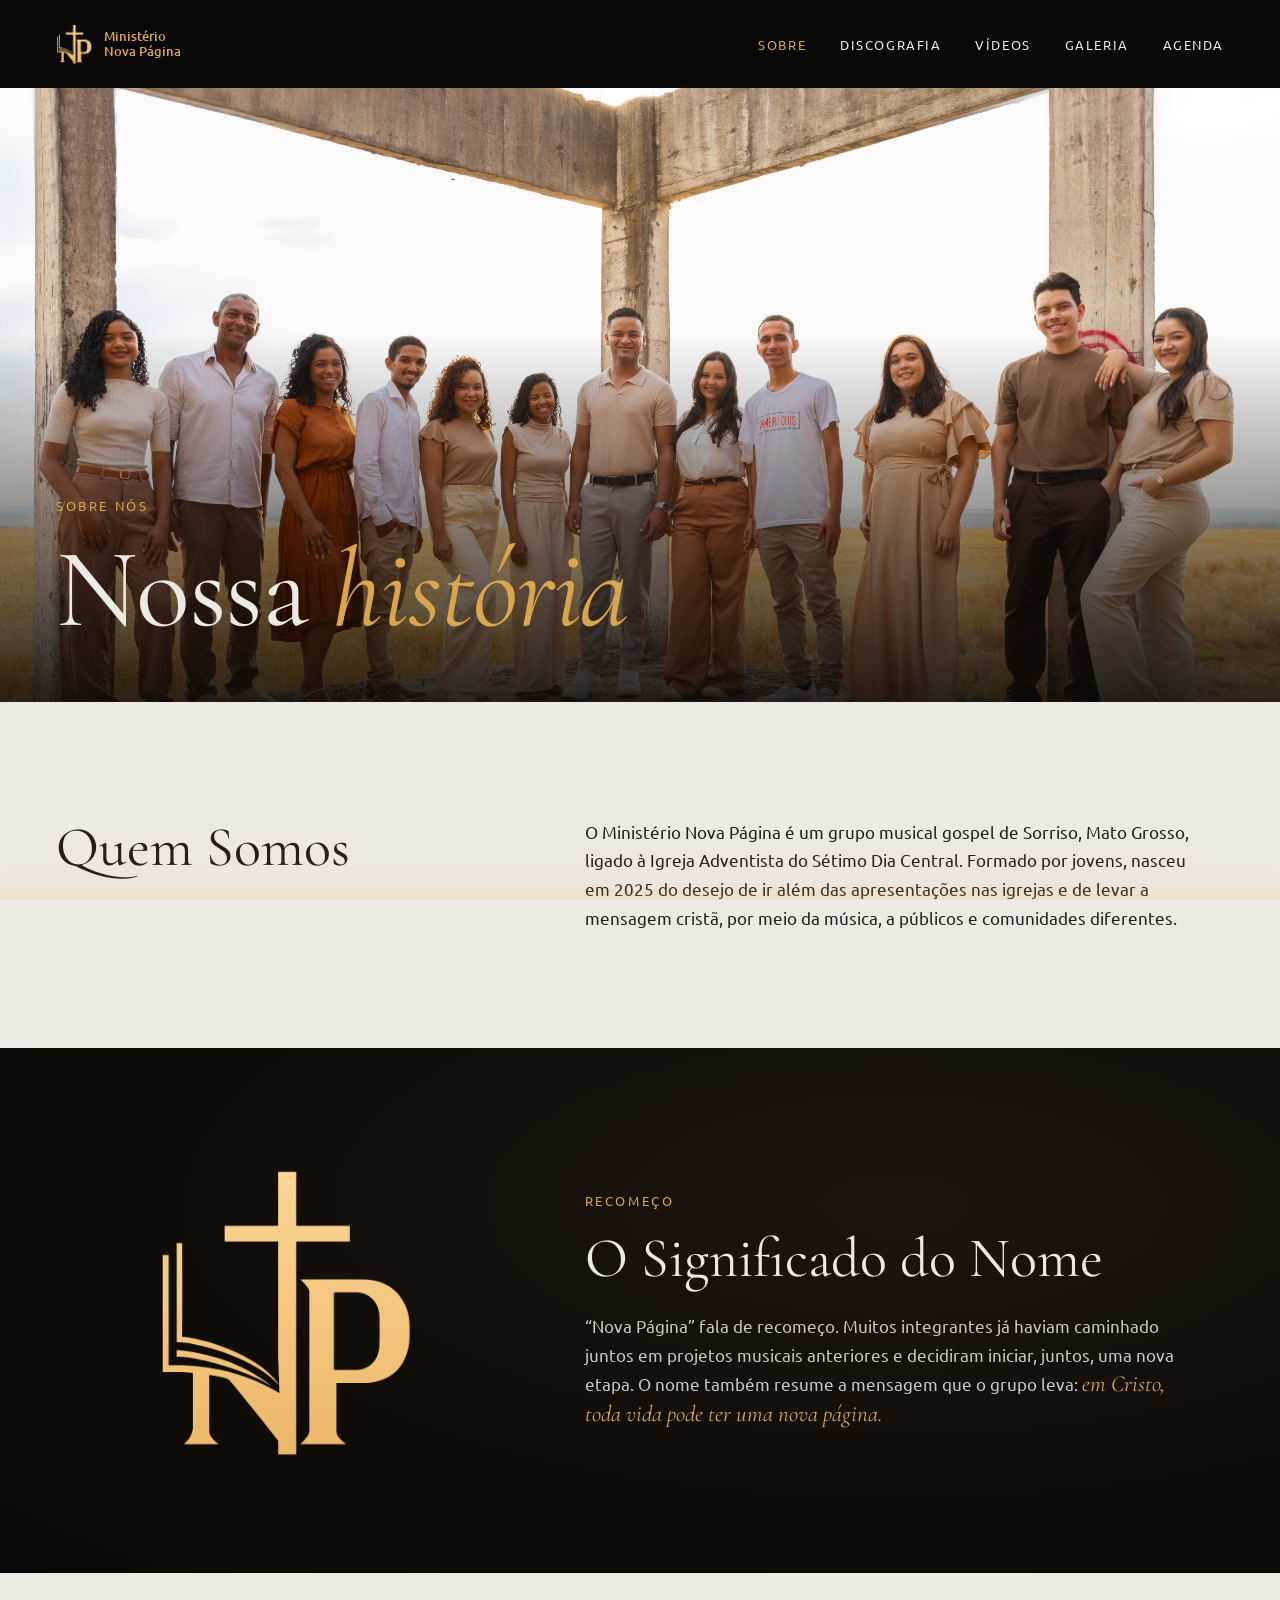
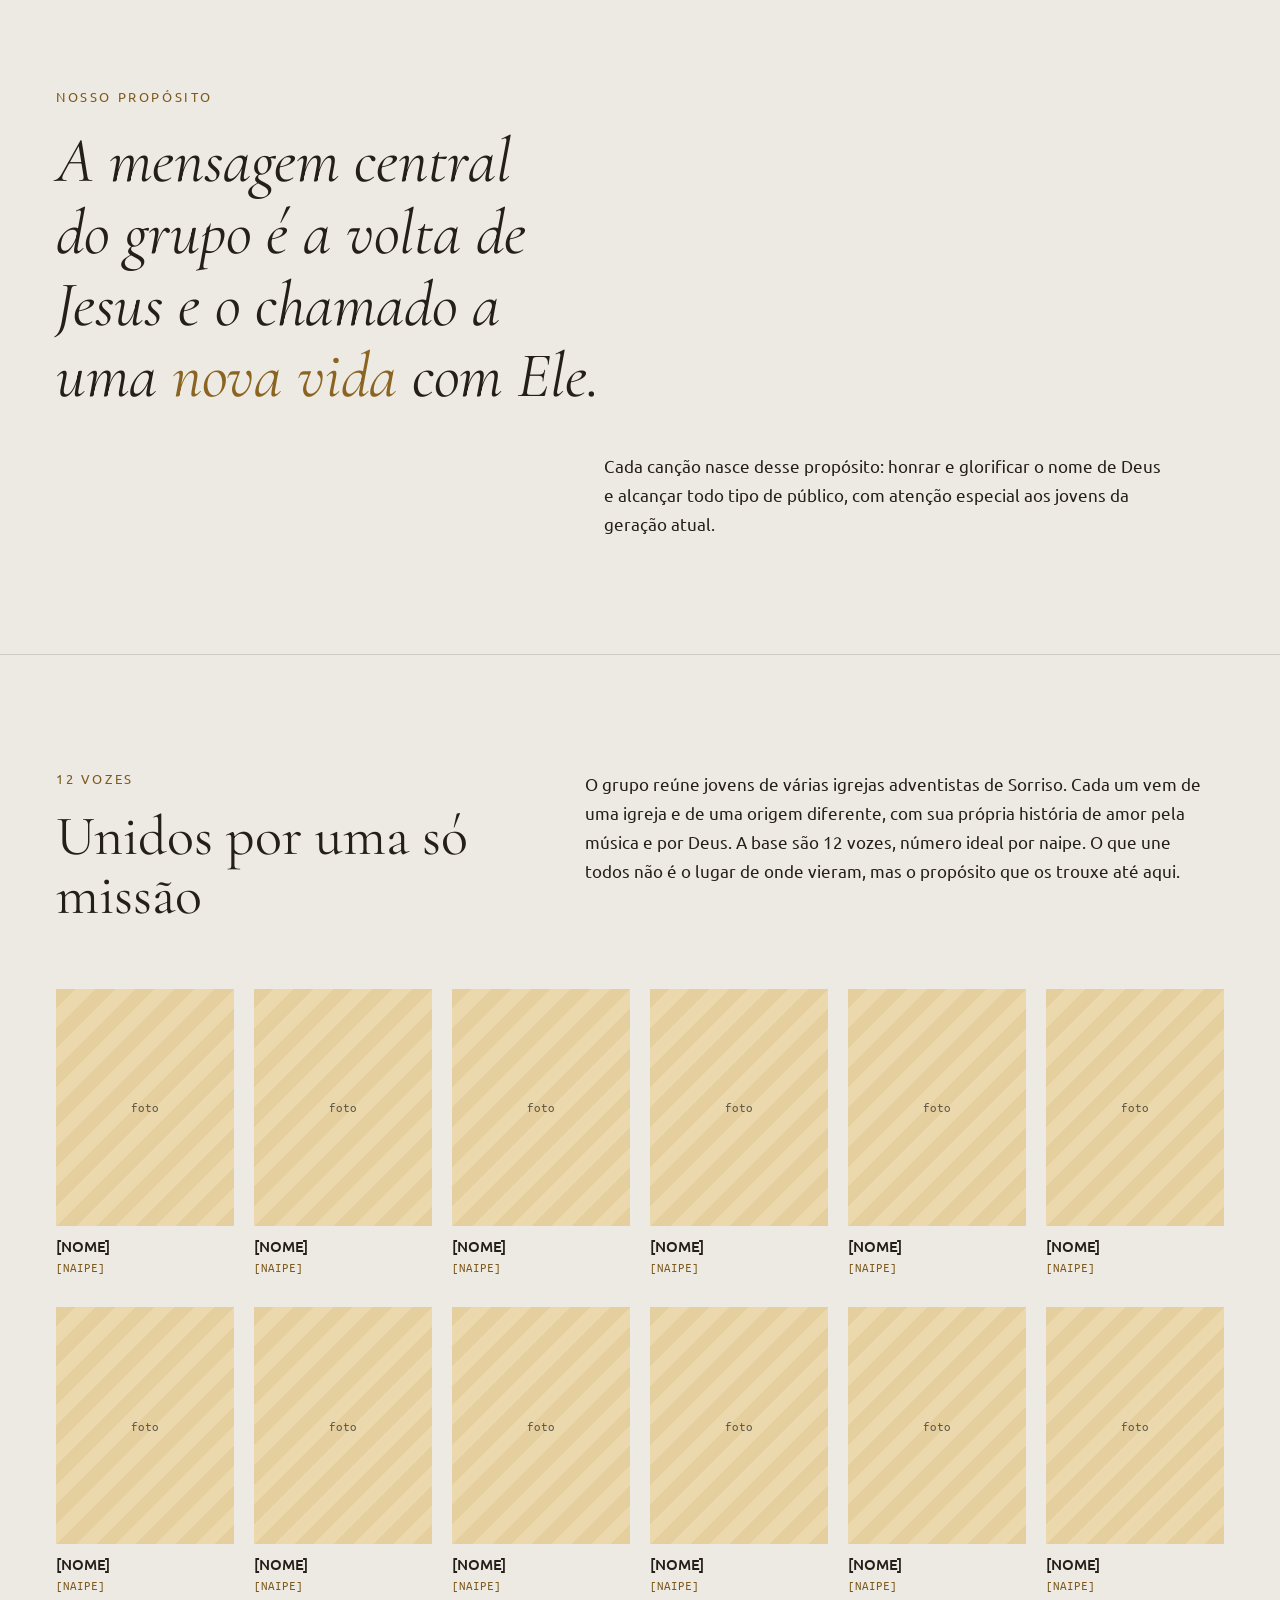
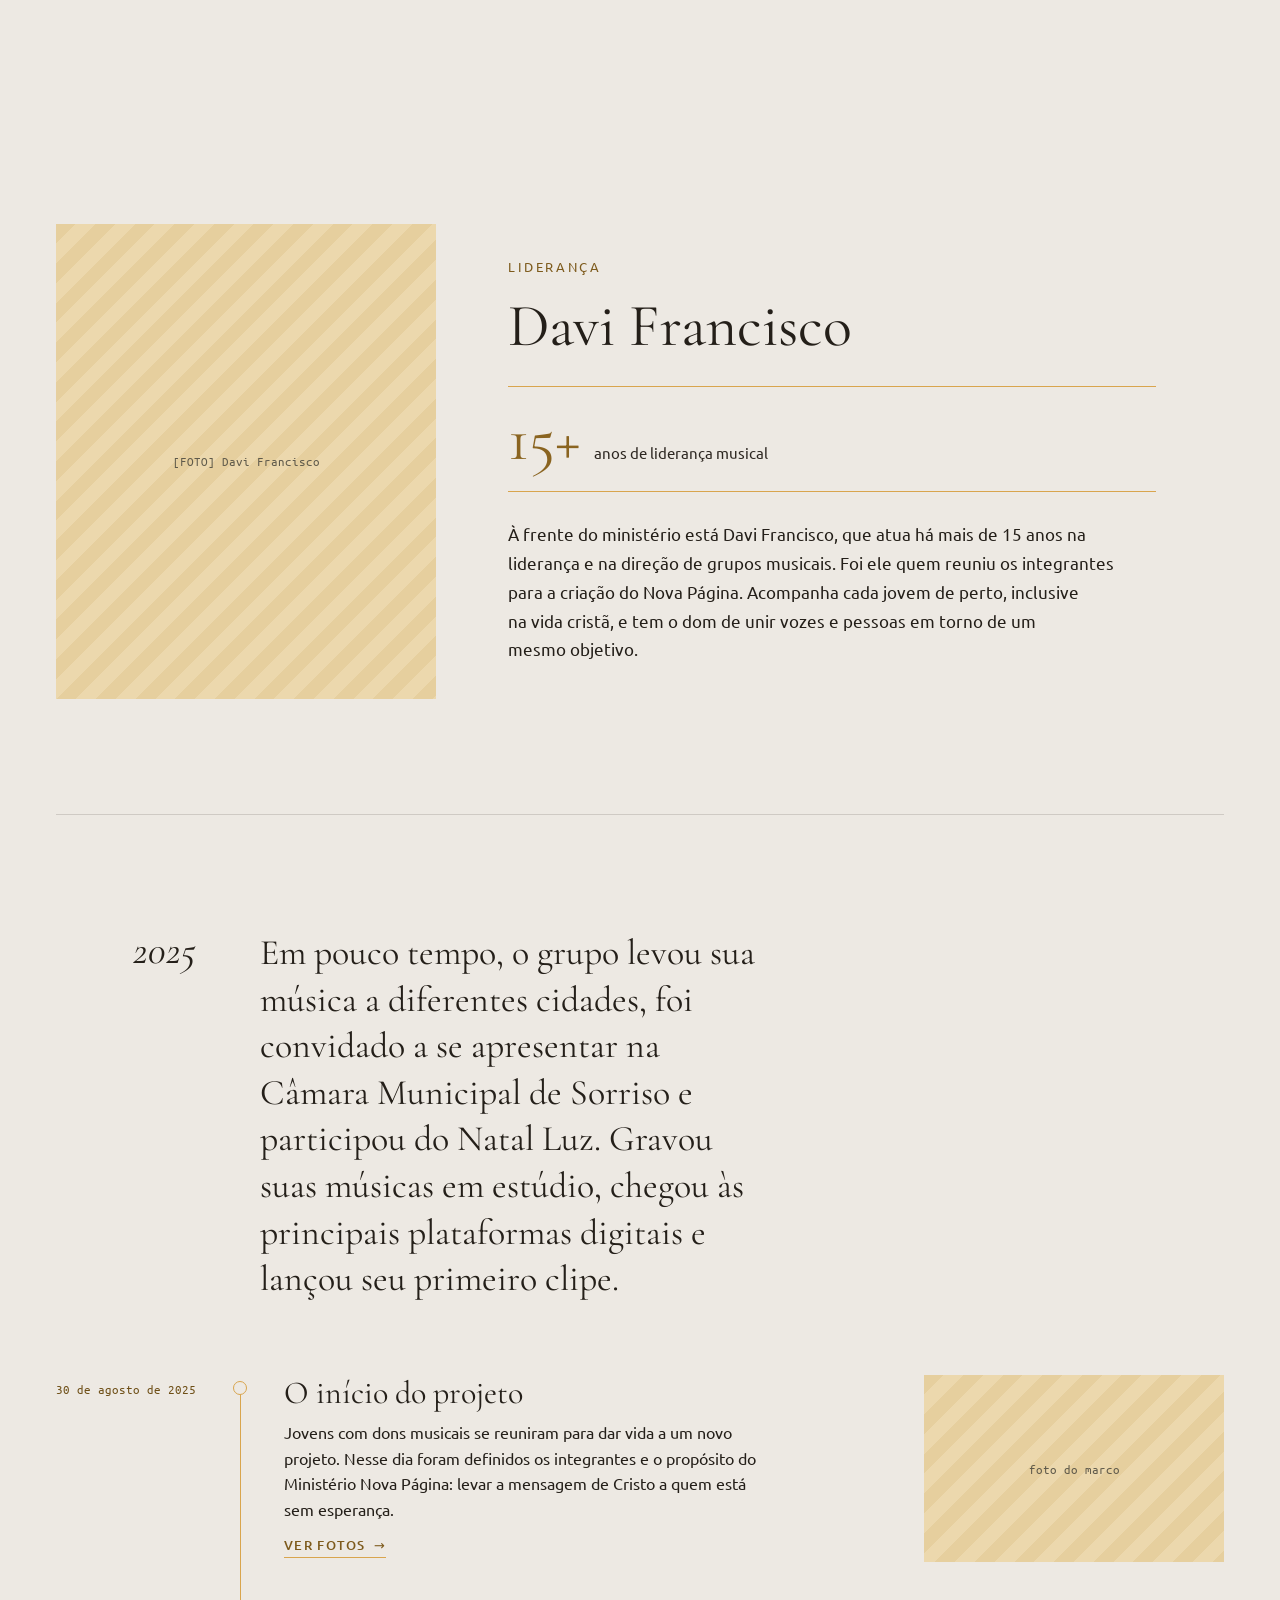
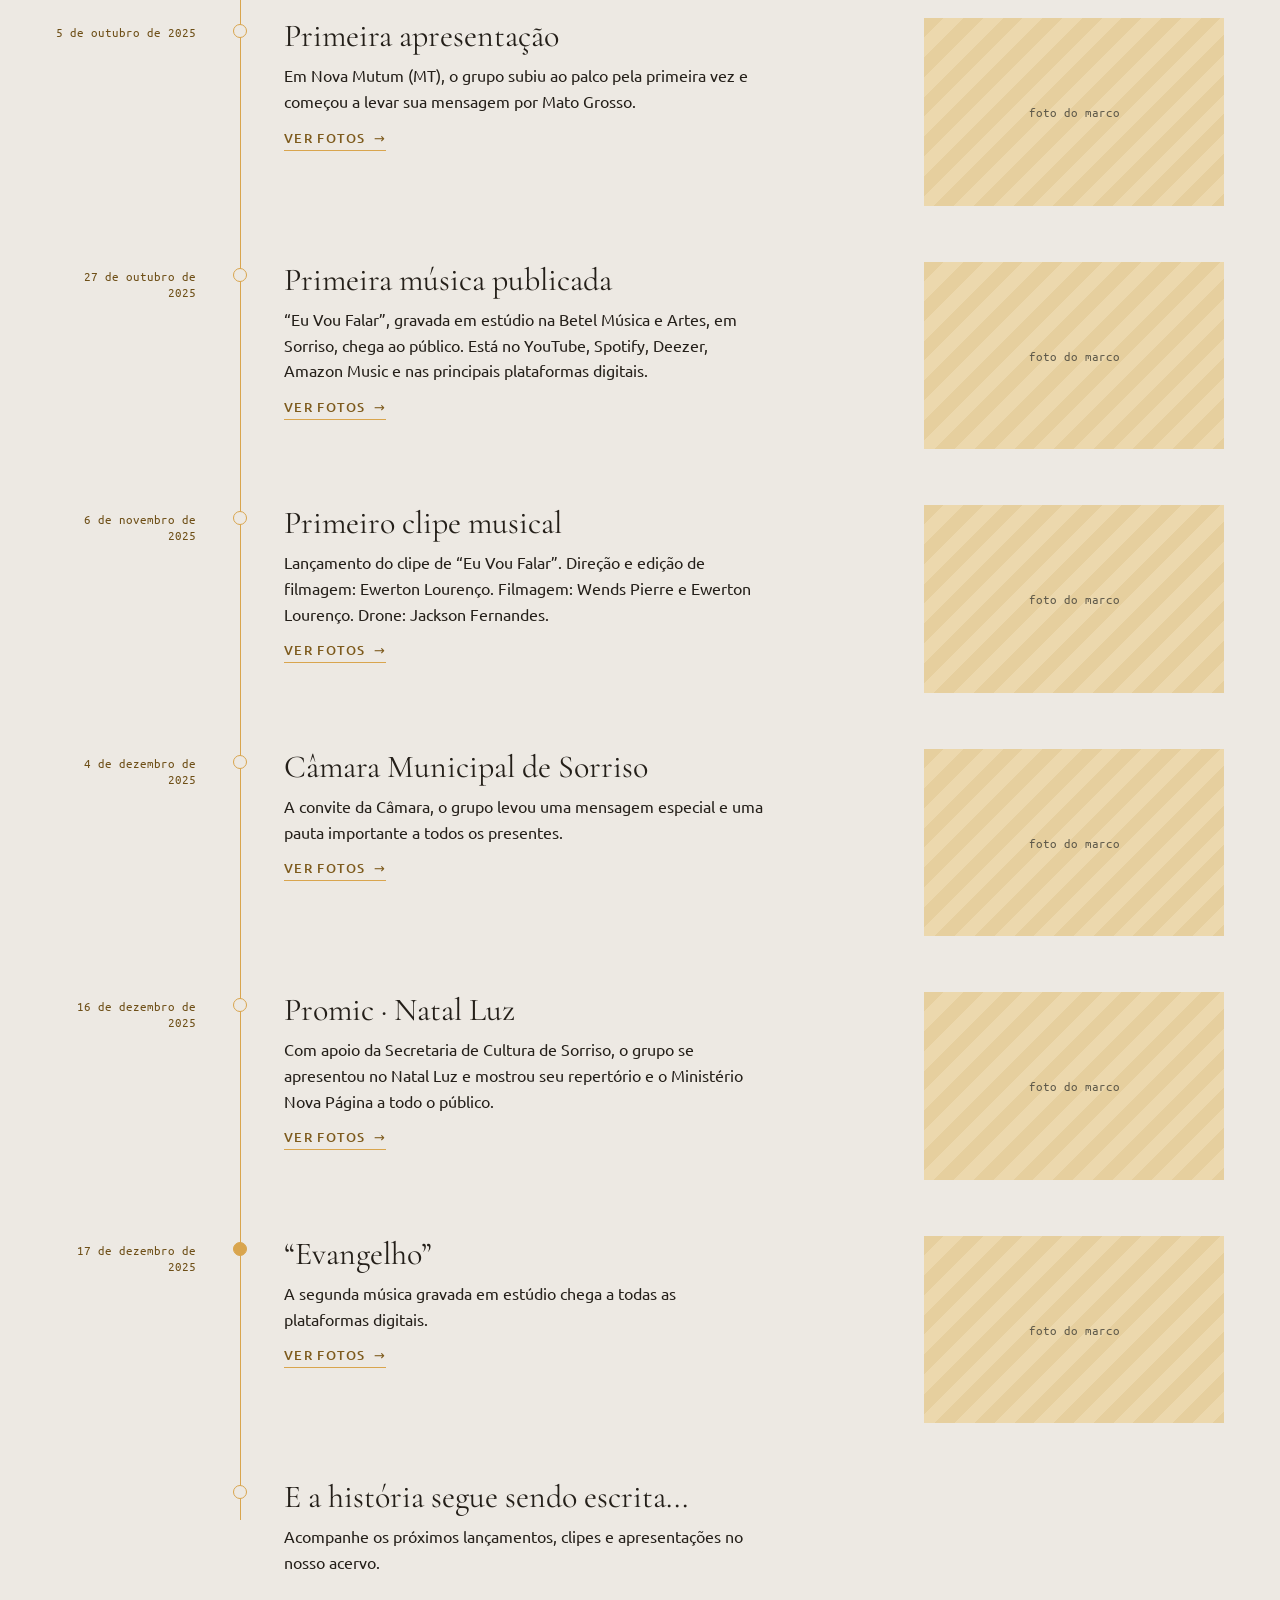
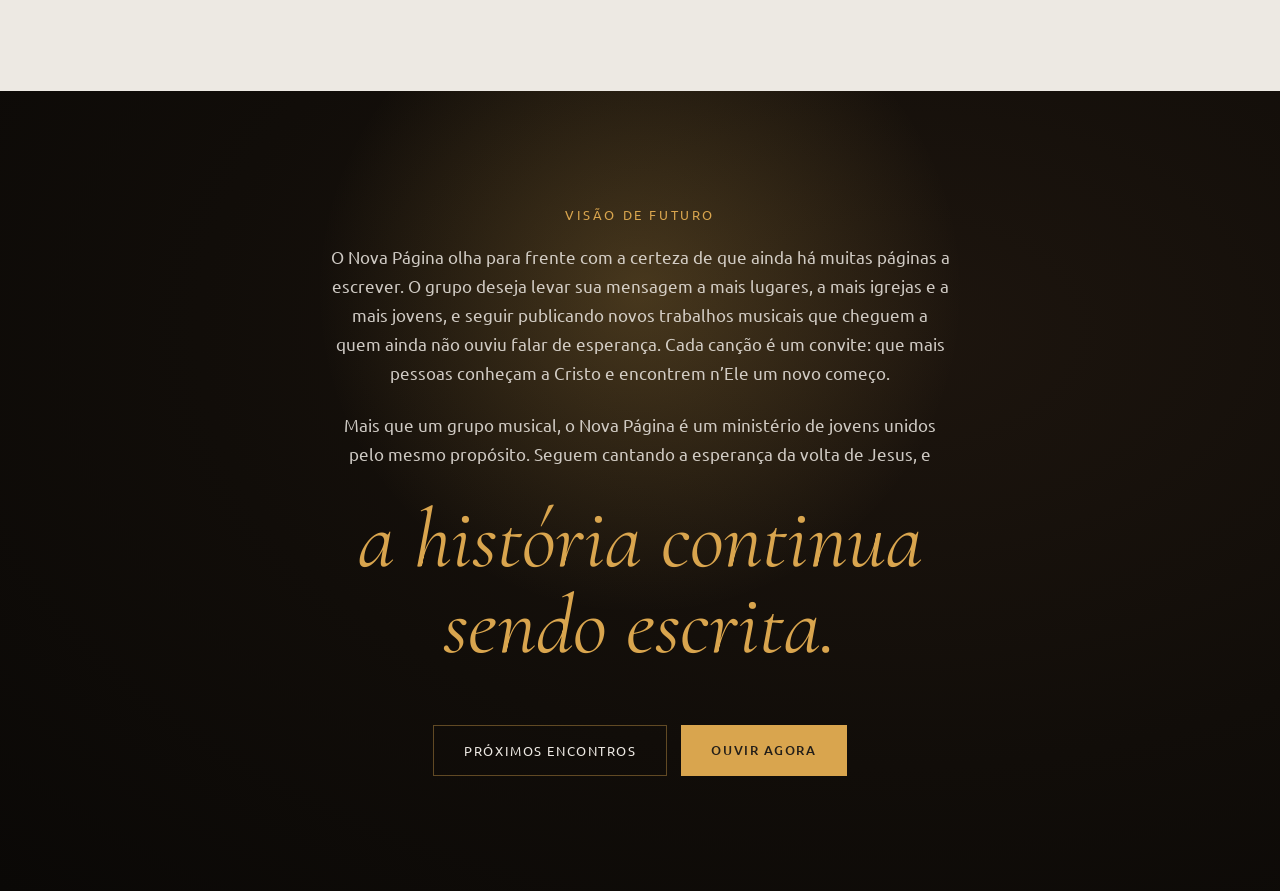
<file: nossa-historia.html>
<!DOCTYPE html>
<html lang="pt-BR">
<head>
<meta charset="utf-8">
<meta name="viewport" content="width=device-width, initial-scale=1">
<title>Nossa história — Ministério Nova Página</title>
<meta name="description" content="A história do Ministério Nova Página, grupo musical gospel de jovens de Sorriso, Mato Grosso.">
<meta name="theme-color" content="#0a0806">
<link rel="icon" href="assets/logo-mark-dourada.png">
<link rel="stylesheet" href="fonts/fonts.css">
<link rel="stylesheet" href="styles.css">
<link rel="stylesheet" href="transitions.css">
<script>try{if(sessionStorage.getItem('np-wipe'))document.documentElement.classList.add('np-wipe-in')}catch(e){}</script>
</head>
<body>

<header class="page-header">
  <a href="index.html" class="brand" aria-label="Ministério Nova Página — início"><img src="assets/logo-mark-dourada.png" alt=""><span>Ministério<br>Nova Página</span></a>
  <nav class="site-nav" aria-label="Principal">
    <a href="index.html#sobre" class="is-active">Sobre</a><a href="index.html#discografia">Discografia</a><a href="index.html#videos">Vídeos</a><a href="index.html#galeria">Galeria</a><a href="index.html#agenda">Agenda</a>
  </nav>
  <a href="index.html" class="back">← Início</a>
</header>

<main>
  <!-- 1. Abertura -->
  <section class="opening">
    <img class="crop-top" src="assets/foto-grupo-historia.jpg" width="1280" height="1280" alt="Integrantes do Ministério Nova Página">
    <div class="opening__text">
      <div class="eyebrow eyebrow--gold">Sobre nós</div>
      <h1>Nossa <em>história</em></h1>
    </div>
  </section>
  <section class="h-section h-split">
    <h2 class="h2">Quem Somos</h2>
    <p class="body">O Ministério Nova Página é um grupo musical gospel de Sorriso, Mato Grosso, ligado à Igreja Adventista do Sétimo Dia Central. Formado por jovens, nasceu em 2025 do desejo de ir além das apresentações nas igrejas e de levar a mensagem cristã, por meio da música, a públicos e comunidades diferentes.</p>
  </section>

  <!-- 2. Significado do nome -->
  <section class="name-band h-split">
    <div class="mark"><img src="assets/logo-mark-dourada.png" alt=""></div>
    <div>
      <div class="eyebrow eyebrow--gold">Recomeço</div>
      <h2 class="h2">O Significado do Nome</h2>
      <p class="body">“Nova Página” fala de recomeço. Muitos integrantes já haviam caminhado juntos em projetos musicais anteriores e decidiram iniciar, juntos, uma nova etapa. O nome também resume a mensagem que o grupo leva: <em>em Cristo, toda vida pode ter uma nova página.</em></p>
    </div>
  </section>

  <!-- 3. Propósito -->
  <section class="h-section">
    <div class="eyebrow eyebrow--dark">Nosso Propósito</div>
    <p class="purpose-lead">A mensagem central do grupo é a volta de Jesus e o chamado a uma <span>nova vida</span> com Ele.</p>
    <div class="purpose-rest"><p class="body">Cada canção nasce desse propósito: honrar e glorificar o nome de Deus e alcançar todo tipo de público, com atenção especial aos jovens da geração atual.</p></div>
  </section>

  <!-- 4. Integrantes -->
  <section class="h-section h-section--rule">
    <div class="h-split">
      <div><div class="eyebrow eyebrow--dark">12 vozes</div><h2 class="h2">Unidos por uma só missão</h2></div>
      <p class="body">O grupo reúne jovens de várias igrejas adventistas de Sorriso. Cada um vem de uma igreja e de uma origem diferente, com sua própria história de amor pela música e por Deus. A base são 12 vozes, número ideal por naipe. O que une todos não é o lugar de onde vieram, mas o propósito que os trouxe até aqui.</p>
    </div>
    <div class="members">
      <div class="member"><div class="placeholder">foto</div><div class="member__name">[NOME]</div><div class="member__role">[NAIPE]</div></div>
      <div class="member"><div class="placeholder">foto</div><div class="member__name">[NOME]</div><div class="member__role">[NAIPE]</div></div>
      <div class="member"><div class="placeholder">foto</div><div class="member__name">[NOME]</div><div class="member__role">[NAIPE]</div></div>
      <div class="member"><div class="placeholder">foto</div><div class="member__name">[NOME]</div><div class="member__role">[NAIPE]</div></div>
      <div class="member"><div class="placeholder">foto</div><div class="member__name">[NOME]</div><div class="member__role">[NAIPE]</div></div>
      <div class="member"><div class="placeholder">foto</div><div class="member__name">[NOME]</div><div class="member__role">[NAIPE]</div></div>
      <div class="member"><div class="placeholder">foto</div><div class="member__name">[NOME]</div><div class="member__role">[NAIPE]</div></div>
      <div class="member"><div class="placeholder">foto</div><div class="member__name">[NOME]</div><div class="member__role">[NAIPE]</div></div>
      <div class="member"><div class="placeholder">foto</div><div class="member__name">[NOME]</div><div class="member__role">[NAIPE]</div></div>
      <div class="member"><div class="placeholder">foto</div><div class="member__name">[NOME]</div><div class="member__role">[NAIPE]</div></div>
      <div class="member"><div class="placeholder">foto</div><div class="member__name">[NOME]</div><div class="member__role">[NAIPE]</div></div>
      <div class="member"><div class="placeholder">foto</div><div class="member__name">[NOME]</div><div class="member__role">[NAIPE]</div></div>
    </div>
  </section>

  <!-- 5. Liderança -->
  <section class="h-section">
    <div class="leader">
      <div class="placeholder">[FOTO] Davi Francisco</div>
      <div>
        <div class="eyebrow eyebrow--dark">Liderança</div>
        <h2>Davi Francisco</h2>
        <div class="leader__stat"><b>15+</b><span>anos de liderança musical</span></div>
        <p class="body">À frente do ministério está Davi Francisco, que atua há mais de 15 anos na liderança e na direção de grupos musicais. Foi ele quem reuniu os integrantes para a criação do Nova Página. Acompanha cada jovem de perto, inclusive na vida cristã, e tem o dom de unir vozes e pessoas em torno de um mesmo objetivo.</p>
      </div>
    </div>
  </section>

  <!-- 6. Trajetória -->
  <section class="h-section traj" id="trajetoria">
    <div class="traj__intro">
      <div class="traj__year">2025</div>
      <p>Em pouco tempo, o grupo levou sua música a diferentes cidades, foi convidado a se apresentar na Câmara Municipal de Sorriso e participou do Natal Luz. Gravou suas músicas em estúdio, chegou às principais plataformas digitais e lançou seu primeiro clipe.</p>
    </div>
    <!-- itens gerados por main.js (MILESTONES), em ordem crescente de data -->
    <div class="vtl" id="vtl">
      <div class="vtl__rail" data-draw-y></div>
    </div>
  </section>

  <!-- 7. Fechamento -->
  <section class="closing">
    <div class="closing__inner">
      <div class="eyebrow eyebrow--gold">Visão de Futuro</div>
      <p class="body">O Nova Página olha para frente com a certeza de que ainda há muitas páginas a escrever. O grupo deseja levar sua mensagem a mais lugares, a mais igrejas e a mais jovens, e seguir publicando novos trabalhos musicais que cheguem a quem ainda não ouviu falar de esperança. Cada canção é um convite: que mais pessoas conheçam a Cristo e encontrem n’Ele um novo começo.</p>
      <p class="body">Mais que um grupo musical, o Nova Página é um ministério de jovens unidos pelo mesmo propósito. Seguem cantando a esperança da volta de Jesus, e</p>
      <p class="closing__big">a história continua sendo escrita.</p>
      <div class="closing__ctas">
        <a href="index.html#agenda" class="btn btn--ghost">Próximos encontros</a>
        <a href="index.html#discografia" class="btn btn--primary">Ouvir agora</a>
      </div>
    </div>
  </section>
</main>

<script src="main.js"></script>
<script src="transitions.js"></script>
</body>
</html>
</file>
<file: fonts/fonts.css>
/* Fontes do site (Google Fonts, licença SIL Open Font License) — servidas localmente.
   Subconjuntos latin + latin-ext (português). Gerado a partir de fonts.googleapis.com.
   Cormorant Garamond é variável (eixo wght 300–700): os mesmos arquivos atendem os pesos 400, 500 e 600. */

/* latin-ext */
@font-face {
  font-family: 'Cormorant Garamond';
  font-style: italic;
  font-weight: 300 700;
  font-display: swap;
  src: url(cormorant-garamond-400-italic-latin-ext.woff2) format('woff2');
  unicode-range: U+0100-02BA, U+02BD-02C5, U+02C7-02CC, U+02CE-02D7, U+02DD-02FF, U+0304, U+0308, U+0329, U+1D00-1DBF, U+1E00-1E9F, U+1EF2-1EFF, U+2020, U+20A0-20AB, U+20AD-20C4, U+2113, U+2C60-2C7F, U+A720-A7FF;
}

/* latin */
@font-face {
  font-family: 'Cormorant Garamond';
  font-style: italic;
  font-weight: 300 700;
  font-display: swap;
  src: url(cormorant-garamond-400-italic-latin.woff2) format('woff2');
  unicode-range: U+0000-00FF, U+0131, U+0152-0153, U+02BB-02BC, U+02C6, U+02DA, U+02DC, U+0304, U+0308, U+0329, U+2000-206F, U+20AC, U+2122, U+2191, U+2193, U+2212, U+2215, U+FEFF, U+FFFD;
}

/* latin-ext */
@font-face {
  font-family: 'Cormorant Garamond';
  font-style: normal;
  font-weight: 300 700;
  font-display: swap;
  src: url(cormorant-garamond-400-latin-ext.woff2) format('woff2');
  unicode-range: U+0100-02BA, U+02BD-02C5, U+02C7-02CC, U+02CE-02D7, U+02DD-02FF, U+0304, U+0308, U+0329, U+1D00-1DBF, U+1E00-1E9F, U+1EF2-1EFF, U+2020, U+20A0-20AB, U+20AD-20C4, U+2113, U+2C60-2C7F, U+A720-A7FF;
}

/* latin */
@font-face {
  font-family: 'Cormorant Garamond';
  font-style: normal;
  font-weight: 300 700;
  font-display: swap;
  src: url(cormorant-garamond-400-latin.woff2) format('woff2');
  unicode-range: U+0000-00FF, U+0131, U+0152-0153, U+02BB-02BC, U+02C6, U+02DA, U+02DC, U+0304, U+0308, U+0329, U+2000-206F, U+20AC, U+2122, U+2191, U+2193, U+2212, U+2215, U+FEFF, U+FFFD;
}

/* latin-ext */
@font-face {
  font-family: 'Ubuntu';
  font-style: normal;
  font-weight: 300;
  font-display: swap;
  src: url(ubuntu-300-latin-ext.woff2) format('woff2');
  unicode-range: U+0100-02BA, U+02BD-02C5, U+02C7-02CC, U+02CE-02D7, U+02DD-02FF, U+0304, U+0308, U+0329, U+1D00-1DBF, U+1E00-1E9F, U+1EF2-1EFF, U+2020, U+20A0-20AB, U+20AD-20C4, U+2113, U+2C60-2C7F, U+A720-A7FF;
}

/* latin */
@font-face {
  font-family: 'Ubuntu';
  font-style: normal;
  font-weight: 300;
  font-display: swap;
  src: url(ubuntu-300-latin.woff2) format('woff2');
  unicode-range: U+0000-00FF, U+0131, U+0152-0153, U+02BB-02BC, U+02C6, U+02DA, U+02DC, U+0304, U+0308, U+0329, U+2000-206F, U+20AC, U+2122, U+2191, U+2193, U+2212, U+2215, U+FEFF, U+FFFD;
}

/* latin-ext */
@font-face {
  font-family: 'Ubuntu';
  font-style: normal;
  font-weight: 400;
  font-display: swap;
  src: url(ubuntu-400-latin-ext.woff2) format('woff2');
  unicode-range: U+0100-02BA, U+02BD-02C5, U+02C7-02CC, U+02CE-02D7, U+02DD-02FF, U+0304, U+0308, U+0329, U+1D00-1DBF, U+1E00-1E9F, U+1EF2-1EFF, U+2020, U+20A0-20AB, U+20AD-20C4, U+2113, U+2C60-2C7F, U+A720-A7FF;
}

/* latin */
@font-face {
  font-family: 'Ubuntu';
  font-style: normal;
  font-weight: 400;
  font-display: swap;
  src: url(ubuntu-400-latin.woff2) format('woff2');
  unicode-range: U+0000-00FF, U+0131, U+0152-0153, U+02BB-02BC, U+02C6, U+02DA, U+02DC, U+0304, U+0308, U+0329, U+2000-206F, U+20AC, U+2122, U+2191, U+2193, U+2212, U+2215, U+FEFF, U+FFFD;
}

/* latin-ext */
@font-face {
  font-family: 'Ubuntu';
  font-style: normal;
  font-weight: 500;
  font-display: swap;
  src: url(ubuntu-500-latin-ext.woff2) format('woff2');
  unicode-range: U+0100-02BA, U+02BD-02C5, U+02C7-02CC, U+02CE-02D7, U+02DD-02FF, U+0304, U+0308, U+0329, U+1D00-1DBF, U+1E00-1E9F, U+1EF2-1EFF, U+2020, U+20A0-20AB, U+20AD-20C4, U+2113, U+2C60-2C7F, U+A720-A7FF;
}

/* latin */
@font-face {
  font-family: 'Ubuntu';
  font-style: normal;
  font-weight: 500;
  font-display: swap;
  src: url(ubuntu-500-latin.woff2) format('woff2');
  unicode-range: U+0000-00FF, U+0131, U+0152-0153, U+02BB-02BC, U+02C6, U+02DA, U+02DC, U+0304, U+0308, U+0329, U+2000-206F, U+20AC, U+2122, U+2191, U+2193, U+2212, U+2215, U+FEFF, U+FFFD;
}

/* latin-ext */
@font-face {
  font-family: 'Ubuntu Mono';
  font-style: normal;
  font-weight: 400;
  font-display: swap;
  src: url(ubuntu-mono-400-latin-ext.woff2) format('woff2');
  unicode-range: U+0100-02BA, U+02BD-02C5, U+02C7-02CC, U+02CE-02D7, U+02DD-02FF, U+0304, U+0308, U+0329, U+1D00-1DBF, U+1E00-1E9F, U+1EF2-1EFF, U+2020, U+20A0-20AB, U+20AD-20C4, U+2113, U+2C60-2C7F, U+A720-A7FF;
}

/* latin */
@font-face {
  font-family: 'Ubuntu Mono';
  font-style: normal;
  font-weight: 400;
  font-display: swap;
  src: url(ubuntu-mono-400-latin.woff2) format('woff2');
  unicode-range: U+0000-00FF, U+0131, U+0152-0153, U+02BB-02BC, U+02C6, U+02DA, U+02DC, U+0304, U+0308, U+0329, U+2000-206F, U+20AC, U+2122, U+2191, U+2193, U+2212, U+2215, U+FEFF, U+FFFD;
}
</file>
<file: styles.css>
/* Ministério Nova Página — estilos compartilhados */
:root {
  --ink: #241F19;
  --ink-2: #2e2822;
  --ivory: #EDE9E3;
  --gold: #D9A54E;
  --gold-soft: #E8C27A;
  --sand: #EFD9A8;
  /* dourado da logo principal (medido no PNG: topo → base) */
  --gold-light: #FCD595;
  --gold-warm: #E4AB59;
  --gold-gradient: linear-gradient(180deg, var(--gold-light) 0%, var(--gold-warm) 100%);
  --gold-dark: #7d5a1c;
  --gold-deep: #8a6420;
  --gold-date: #6e4f17;
  --olive: #87816E;
  --muted: #a8a191;
  --night: #0a0806;
  --night-grad: radial-gradient(ellipse at 75% 40%, #1d150e 0%, #110d09 50%, #0a0806 100%);
  --serif: 'Cormorant Garamond', serif;
  --sans: Ubuntu, system-ui, sans-serif;
  --mono: 'Ubuntu Mono', ui-monospace, monospace;
  --ease: cubic-bezier(.23, 1, .32, 1);
  --gutter: clamp(20px, 4.4vw, 56px);
  --section-y: clamp(64px, 9vw, 120px);
  --cream: #EDE9E3;
  --cream-sheet: #E3D9C8;
  /* dourado profundo para texto sobre o creme (mesmo degradê vertical, contraste AA) */
  --gold-gradient-deep: linear-gradient(180deg, var(--gold-deep) 0%, var(--gold-date) 100%);
  /* container compartilhado */
  --container: 1240px;
  --container-pad: clamp(20px, 5vw, 48px);
  /* tipografia fluida */
  --fs-eyebrow: clamp(0.8125rem, 0.7rem + 0.2vw, 0.875rem);
  --fs-h2: clamp(2.5rem, 1.6rem + 3vw, 4rem);
  --fs-body: clamp(1.0625rem, 1rem + 0.25vw, 1.1875rem);
  --fs-quote: clamp(1.5rem, 1.2rem + 1vw, 2rem);
  --fs-meta: 1rem;
  --fs-link: 0.875rem;
  --stripe: repeating-linear-gradient(135deg, #e6cf9e 0 14px, #ecd8ad 14px 28px);
}

*, *::before, *::after { box-sizing: border-box; }
html { scroll-behavior: smooth; -webkit-text-size-adjust: 100%; }
body { margin: 0; font-family: var(--sans); background: var(--night); color: var(--ivory); }
img { max-width: 100%; }
a { color: inherit; text-decoration: none; }
button { font: inherit; }
h1, h2, h3, p, blockquote { margin: 0; }
section, [id] { scroll-margin-top: 0; }

.focusable:focus-visible, a:focus-visible, button:focus-visible, [tabindex]:focus-visible {
  outline: 2px solid var(--gold); outline-offset: 3px;
}

/* ---------- utilidades ---------- */
.container { width: 100%; max-width: calc(var(--container) + 2 * var(--container-pad)); margin-inline: auto; padding-inline: var(--container-pad); }
.eyebrow { font-size: 13px; letter-spacing: .2em; text-transform: uppercase; margin-bottom: 20px; }
.eyebrow--gold { color: var(--gold); }
.eyebrow--dark { color: var(--gold-dark); }
.display { font: 400 clamp(40px, 5vw, 60px)/1.05 var(--serif); }
.sr-only { position: absolute; width: 1px; height: 1px; overflow: hidden; clip: rect(0 0 0 0); white-space: nowrap; }
.placeholder { background: var(--stripe); display: flex; align-items: center; justify-content: center; font: 13px var(--mono); color: #5f5a4b; }

/* ---------- botões ---------- */
.btn {
  display: inline-flex; align-items: center; justify-content: center;
  padding: 16px 30px; font-size: 13px; letter-spacing: .12em; text-transform: uppercase;
  transition: background-color .2s ease, color .2s ease, border-color .2s ease, transform .16s var(--ease);
  min-height: 48px;
}
.btn:active { transform: scale(.97); }
.btn--primary { background: var(--gold); color: var(--ink); font-weight: 500; }
.btn--ghost { border: 1px solid rgba(217,165,78,.4); color: var(--ivory); }
@media (hover: hover) and (pointer: fine) {
  .btn--primary:hover { background: var(--ivory); color: var(--ink); }
  .btn--ghost:hover { border-color: var(--gold); color: var(--gold); }
}

.link-arrow {
  display: inline-flex; align-items: center; gap: 10px;
  font-size: 14px; font-weight: 500; letter-spacing: .1em; text-transform: uppercase;
  color: var(--gold-dark); border-bottom: 1px solid var(--gold); padding-bottom: 4px;
}
.link-arrow .arrow { display: inline-block; transition: transform .2s var(--ease); }
@media (hover: hover) and (pointer: fine) {
  .link-arrow:hover { color: var(--ink); }
  .link-arrow:hover .arrow { transform: translateX(4px); }
}

.link-line { font-size: 13px; letter-spacing: .12em; text-transform: uppercase; border-bottom: 1px solid currentColor; padding-bottom: 3px; }
@media (hover: hover) and (pointer: fine) { .link-line:hover { color: var(--gold-dark); } }

/* ---------- marca ---------- */
.brand { display: flex; align-items: center; gap: 12px; color: var(--gold); }
.brand img { height: 40px; width: auto; display: block; }
.brand span { font: 500 13px/1.15 var(--sans); }
@media (max-width: 899px) {
  .brand img { height: 30px; }
  .brand span { font-size: 13px; }
}

/* ---------- cabeçalho ---------- */
.site-header {
  position: relative; z-index: 3;
  display: grid; grid-template-columns: 1fr auto 1fr; align-items: center;
  padding-block: 24px;
}
.site-nav { display: flex; gap: 34px; font-size: 13px; letter-spacing: .12em; text-transform: uppercase; }
.site-nav a { transition: color .2s ease; }
@media (hover: hover) and (pointer: fine) { .site-nav a:hover { color: var(--gold); } }
.socials { display: flex; gap: 6px; justify-content: flex-end; }
.socials a {
  width: 36px; height: 36px; display: flex; align-items: center; justify-content: center;
  color: var(--gold); opacity: .8; transition: opacity .2s ease;
}
.socials svg { width: 18px; height: 18px; fill: currentColor; }
@media (hover: hover) and (pointer: fine) { .socials a:hover { opacity: 1; } }
.site-header .socials { gap: 0; }
.site-header .socials a { width: 44px; height: 44px; padding: 11px; }
.site-header .socials svg { width: 22px; height: 22px; display: block; }
.site-header .socials a:focus-visible { outline: 2px solid var(--gold); outline-offset: 0; opacity: 1; }

.menu-btn {
  display: none; width: 44px; height: 44px; flex-direction: column; align-items: center; justify-content: center;
  gap: 6px; background: none; border: none; cursor: pointer; padding: 0;
}
.menu-btn span { display: block; width: 22px; height: 1.5px; background: var(--ivory); }
.menu-btn span:last-child { width: 14px; margin-left: 8px; }

.mobile-menu {
  position: fixed; inset: 0; z-index: 50; background: rgba(10,8,6,.97);
  display: flex; flex-direction: column; padding: 14px 12px 28px 20px;
  opacity: 0; visibility: hidden; transition: opacity .25s ease, visibility 0s linear .25s;
}
.mobile-menu.is-open { opacity: 1; visibility: visible; transition: opacity .25s ease; }
.mobile-menu__top { display: flex; align-items: center; justify-content: space-between; }
.mobile-menu__close { width: 44px; height: 44px; background: none; border: none; color: var(--ivory); font-size: 28px; line-height: 1; cursor: pointer; }
.mobile-menu nav { display: flex; flex-direction: column; margin-top: 48px; font: 400 36px/1 var(--serif); }
.mobile-menu nav a { padding: 14px 0; border-bottom: 1px solid rgba(217,165,78,.15); }
.mobile-menu .socials { margin-top: auto; justify-content: flex-start; gap: 8px; }
.mobile-menu .socials a { width: 44px; height: 44px; }

@media (max-width: 899px) {
  .site-header { display: flex; justify-content: space-between; padding: 14px 12px 14px 20px; }
  .site-header .site-nav, .site-header .socials { display: none; }
  .menu-btn { display: flex; }
}

/* ---------- HERO ---------- */
.hero {
  position: relative; min-height: 100svh; min-height: max(100svh, 680px);
  background: var(--night-grad); color: var(--ivory);
  display: flex; flex-direction: column; overflow: hidden;
}
.hero-glow { position: absolute; inset: 0; pointer-events: none; overflow: hidden; }
.hero-glow > * { position: absolute; }
.hero-glow .beam-wrap { inset: 0; filter: blur(26px); animation: npBreathe 8s ease-in-out infinite; }
.hero-glow .beam {
  position: absolute; left: var(--gx, 75%); top: -4%; width: calc(640px * var(--gk, 1)); height: 100%;
  transform: translateX(-50%); clip-path: polygon(45% 0, 55% 0, 100% 100%, 0 100%);
  background: linear-gradient(180deg, rgba(255,228,150,.85) 0%, rgba(240,190,100,.45) 25%, rgba(210,150,70,.22) 60%, rgba(180,120,50,.10) 100%);
}
.hero-glow .source {
  left: var(--gx, 75%); top: calc(-60px * var(--gk, 1)); width: calc(220px * var(--gk, 1)); height: calc(120px * var(--gk, 1));
  transform: translateX(-50%); border-radius: 50%; filter: blur(6px);
  background: radial-gradient(ellipse, rgba(255,240,200,.9) 0%, rgba(255,210,130,.4) 40%, transparent 70%);
}
.hero-glow .pool {
  left: var(--gx, 75%); bottom: var(--pool-bottom, 2%); width: calc(620px * var(--gk, 1)); height: calc(150px * var(--gk, 1));
  transform: translateX(-50%); border-radius: 50%; filter: blur(8px);
  background: radial-gradient(ellipse, rgba(240,190,90,.45) 0%, rgba(200,140,60,.18) 45%, transparent 72%);
  animation: npPool 7s ease-in-out infinite;
}
.hero-glow .dust {
  border-radius: 50%; background: #FBE2A8; box-shadow: 0 0 6px rgba(251,226,168,.9);
  opacity: 0; animation-name: npDust; animation-timing-function: linear; animation-iteration-count: infinite;
}
@keyframes npBreathe { 0%, 100% { opacity: .85 } 50% { opacity: 1 } }
@keyframes npPool { 0%, 100% { opacity: .75; transform: translateX(-50%) scaleX(.96) } 50% { opacity: 1; transform: translateX(-50%) scaleX(1.04) } }
@keyframes npDust { 0% { transform: translateY(0); opacity: 0 } 15% { opacity: var(--o) } 85% { opacity: var(--o) } 100% { transform: translateY(-140px); opacity: 0 } }

.hero-main {
  position: relative; z-index: 1; flex: 1;
  display: grid; grid-template-columns: minmax(0, 1.45fr) minmax(0, 1fr); gap: 48px; align-items: center;
  padding-block: 40px 64px;
}
.hero h1 { font: 400 clamp(46px, 6.7vw, 86px)/1.02 var(--serif); letter-spacing: -.01em; text-wrap: balance; }
.hero h1 .line { display: block; }
.hero h1 .line--nowrap { white-space: nowrap; }
.lit { position: relative; display: inline-block; font-style: italic; color: var(--ivory); line-height: inherit; }
.lit__gold { position: absolute; inset: 0; white-space: nowrap; line-height: inherit; color: var(--gold); }
.hero-sub { margin-top: 32px; max-width: 48ch; font-size: 18px; line-height: 1.6; font-weight: 400; color: rgba(237,233,227,.85); text-wrap: balance; }
.hero-ctas { display: flex; gap: 14px; margin-top: 44px; flex-wrap: wrap; }
.hero-logo { display: flex; justify-content: center; }
.hero-logo img { width: 100%; max-width: 272px; height: auto; display: block; }

.hero { border-bottom: 1px solid rgba(217,165,78,.3); }
.hero-strip {
  position: relative; z-index: 1;
  display: flex; justify-content: center;
  padding: 8px var(--gutter) 28px;
}
.scroll-cue {
  display: flex; flex-direction: column; align-items: center; gap: 12px;
  color: rgba(237,233,227,.85); padding: 8px 16px;
}
.scroll-cue__label { font-size: 13px; letter-spacing: .28em; text-transform: uppercase; padding-left: .28em; transition: color .2s ease; }
.scroll-cue__track { position: relative; display: block; --track: 56px; width: 1px; height: var(--track); background: linear-gradient(180deg, rgba(217,165,78,0), rgba(217,165,78,.35) 30%, rgba(217,165,78,.35) 70%, rgba(217,165,78,0)); overflow: visible; }
.scroll-cue__dot {
  position: absolute; left: -2.5px; top: 0; width: 6px; height: 6px; border-radius: 50%;
  background: var(--gold); box-shadow: 0 0 10px 2px rgba(240,190,90,.65);
  animation: npCueDot 2.4s cubic-bezier(.65, 0, .35, 1) infinite;
}
@keyframes npCueDot {
  0% { transform: translateY(0); opacity: 0 }
  15% { opacity: 1 }
  75% { transform: translateY(calc(var(--track, 56px) - 6px)); opacity: 1 }
  100% { transform: translateY(calc(var(--track, 56px) - 6px)); opacity: 0 }
}
@media (hover: hover) and (pointer: fine) {
  .scroll-cue:hover .scroll-cue__label { color: var(--gold); }
}

/* transição ao rolar: o conteúdo do hero recua e a próxima seção sobe por cima */
.hero-main, .hero-strip, .hero-glow { will-change: transform, opacity; }
.hero-shade { position: absolute; inset: 0; z-index: 2; pointer-events: none; background: #0a0806; opacity: 0; }
.about { position: relative; z-index: 1; }

@media (max-width: 899px) {
  .hero { background: radial-gradient(ellipse at 50% 22%, #1d150e 0%, #110d09 50%, #0a0806 100%); min-height: 100svh; }
  .hero-main { display: flex; flex-direction: column-reverse; justify-content: flex-end; gap: 0; padding-block: 4px 32px; flex: 1; }
  .hero-logo img { width: 104px; margin: 4px auto 28px; }
  .hero-sub { margin-top: 18px; font-size: 16px; }
  .hero-ctas { flex-direction: column; gap: 12px; margin-top: 28px; }
  .hero-ctas .btn { width: 100%; padding: 14px 20px; }
  .hero-strip { margin-top: auto; padding: 0 20px 20px; }
  .scroll-cue { gap: 10px; }
  .scroll-cue__label { font-size: 13px; }
  .scroll-cue__track { --track: 40px; }
}

/* ---------- HERO: dourado unificado (tokens da logo) ---------- */
.site-header .brand span, .mobile-menu .brand span {
  background: var(--gold-gradient); -webkit-background-clip: text; background-clip: text; color: transparent;
}
.site-header .brand img, .mobile-menu .brand img { opacity: 1; }
.site-header .socials a, .mobile-menu .socials a { color: var(--gold-light); opacity: 1; transition: filter .15s ease; }
@media (hover: hover) and (pointer: fine) {
  .site-header .socials a:hover, .mobile-menu .socials a:hover { opacity: 1; filter: brightness(1.15); }
  .hero .site-nav a:hover { color: var(--gold-light); }
  .hero .btn--ghost:hover { border-color: var(--gold-warm); color: var(--gold-light); }
  .hero .btn--primary:hover { background: var(--ivory); }
  .scroll-cue:hover .scroll-cue__label { color: var(--gold-light); }
}
.hero a:focus-visible, .hero button:focus-visible, .mobile-menu a:focus-visible, .mobile-menu button:focus-visible,
.site-header .socials a:focus-visible { outline-color: var(--gold-light); }
.hero .lit__gold {
  background: var(--gold-gradient); -webkit-background-clip: text; background-clip: text; color: transparent;
  text-shadow: 0 0 24px rgba(252,213,149,.15);
}
.hero .btn--primary { background: var(--gold-gradient); background-color: var(--gold-warm); }
.hero .btn--ghost { border-color: rgba(228,171,89,.4); }
.hero { border-bottom-color: rgba(228,171,89,.3); }
.hero .scroll-cue__track { background: linear-gradient(180deg, rgba(228,171,89,0), rgba(228,171,89,.35) 30%, rgba(228,171,89,.35) 70%, rgba(228,171,89,0)); }
.hero .scroll-cue__dot { background: var(--gold-light); box-shadow: 0 0 8px 1px rgba(252,213,149,.45); }
.mobile-menu nav a { border-bottom-color: rgba(228,171,89,.15); }

/* ---------- SOBRE ---------- */
.about {
  position: relative; isolation: isolate; color: var(--ink);
  padding-block: clamp(80px, 10vw, 140px);
  background: radial-gradient(ellipse 60% 40% at 80% 0%, rgba(247,212,142,.18), transparent 70%), var(--cream);
}
.about::after {
  content: ""; position: absolute; inset: 0; z-index: -1; pointer-events: none; opacity: .035; mix-blend-mode: multiply;
  background-image: url("data:image/svg+xml,%3Csvg xmlns='http://www.w3.org/2000/svg' width='220' height='220'%3E%3Cfilter id='n'%3E%3CfeTurbulence type='fractalNoise' baseFrequency='.85' numOctaves='3' stitchTiles='stitch'/%3E%3CfeColorMatrix values='0 0 0 0 0 0 0 0 0 0 0 0 0 0 0 0 0 0 1 0'/%3E%3C/filter%3E%3Crect width='100%25' height='100%25' filter='url(%23n)'/%3E%3C/svg%3E");
}
.about-grid { display: grid; grid-template-columns: minmax(0, 1.1fr) minmax(0, 1fr); gap: clamp(40px, 6vw, 96px); align-items: center; }

.about-photo { --sheet: 16px; position: relative; isolation: isolate; margin: 0 var(--sheet) var(--sheet) 0; }
.about-photo::before {
  content: ""; position: absolute; inset: 0; z-index: -1;
  background: var(--cream-sheet); border: 1px solid rgba(228,171,89,.5); box-shadow: none;
  transform: translate(var(--sheet), var(--sheet));
}
.about-photo__frame {
  aspect-ratio: 3 / 2; overflow: hidden; background: var(--cream-sheet);
  box-shadow: 0 2px 4px rgba(40,25,10,.06), 0 16px 32px -12px rgba(40,25,10,.16);
}
.about-photo__frame img { width: 100%; height: 100%; object-fit: cover; object-position: center 40%; display: block; }
.crop-top { width: 100%; height: calc(100% + 6px); margin-top: -6px; object-fit: cover; object-position: center 40%; display: block; }

.about .eyebrow { font-size: var(--fs-eyebrow); letter-spacing: .2em; }
.about h2 { margin-bottom: 32px; font: 400 var(--fs-h2)/1.05 var(--serif); text-wrap: balance; }
.about h2 em { color: var(--gold-deep); }
.about p { max-width: 54ch; font-size: var(--fs-body); line-height: 1.65; color: var(--ink); text-wrap: pretty; }
.about blockquote { margin-top: 32px; padding: 4px 0 4px 24px; border-left: 2px solid var(--gold-warm); font: italic 400 var(--fs-quote)/1.3 var(--serif); text-wrap: balance; }
.about blockquote em {
  background: var(--gold-gradient-deep); -webkit-background-clip: text; background-clip: text; color: transparent;
  -webkit-box-decoration-break: clone; box-decoration-break: clone;
}
.facts { display: flex; flex-wrap: wrap; align-items: center; gap: 6px .6em; margin-top: 32px; font-size: var(--fs-meta); color: var(--ink); }
.facts .dot { color: var(--gold-dark); opacity: 1; }
.about .link-arrow { margin-top: 28px; font-size: var(--fs-link); letter-spacing: .15em; }

/* entrada ao rolar — estado inicial só com JS (html.js) */
.js .about [data-reveal] { opacity: 0; transform: translateY(16px); }
.js .about .about-photo__frame { clip-path: inset(100% 0 0 0); }
.js .about .about-photo::before { transform: translate(0, 0); }
.about.is-in [data-reveal] {
  opacity: 1; transform: translateY(0);
  transition: opacity .6s var(--ease), transform .6s var(--ease); transition-delay: calc(var(--i, 0) * 60ms + 200ms);
}
.about.is-in .about-photo__frame { clip-path: inset(0 0 0 0); transition: clip-path .9s var(--ease); }
.about.is-in .about-photo::before { transform: translate(var(--sheet), var(--sheet)); transition: transform .7s var(--ease) .15s; }
@media (prefers-reduced-motion: reduce) {
  .js .about [data-reveal] { transform: none; }
  .js .about .about-photo__frame { clip-path: none; opacity: 0; }
  .js .about .about-photo::before { transform: translate(var(--sheet), var(--sheet)); opacity: 0; }
  .about.is-in [data-reveal] { transition: opacity .6s ease; transition-delay: calc(var(--i, 0) * 60ms); }
  .about.is-in .about-photo__frame, .about.is-in .about-photo::before { opacity: 1; transition: opacity .6s ease; }
}

.tl-label { margin-top: clamp(56px, 7vw, 96px); margin-bottom: 0; font-size: var(--fs-eyebrow); }
.tl { --rail-y: 32px; display: grid; grid-template-columns: auto minmax(0, 1fr); column-gap: 32px; margin-top: 0; height: 120px; }
.tl-year { display: flex; align-items: center; height: calc(var(--rail-y) * 2); font: italic 400 30px/1 var(--serif); white-space: nowrap; }
.tl-track { position: relative; }
/* trilho: sólido até o último marco (início da 7ª coluna) e esmaece só no trecho final, 85% → transparente */
.tl-track .tl-rail { --tail-fade: calc((600% + 85%) / 7); -webkit-mask-image: linear-gradient(to right, #000 var(--tail-fade), transparent); mask-image: linear-gradient(to right, #000 var(--tail-fade), transparent); }
.tl-rail { position: absolute; left: 0; right: 0; top: var(--rail-y, 80px); height: 1px; background: var(--gold); transform-origin: left center; }
.tl-points { position: absolute; inset: 0; display: grid; grid-template-columns: repeat(7, minmax(0, 1fr)); }
.tl-pt { position: relative; cursor: pointer; height: 120px; outline-offset: 4px; }
.tl-dot {
  position: absolute; top: calc(var(--rail-y) - 6.5px); left: 0; width: 13px; height: 13px; border-radius: 50%;
  border: 1.5px solid var(--gold); background: var(--ivory); transition: transform .2s var(--ease);
}
.tl-pt.is-latest .tl-dot { background: var(--gold); }
.tl-pt:focus-visible .tl-dot { transform: scale(1.2); }
@media (hover: hover) and (pointer: fine) { .tl-pt:hover .tl-dot { transform: scale(1.2); } }
.tl-meta { position: absolute; top: calc(var(--rail-y) + 22px); left: 0; right: 12px; }
.tl-date { font: 500 0.875rem/1.3 var(--sans); color: var(--gold-dark); font-variant-numeric: tabular-nums; }
.tl-title { font-size: 0.9375rem; line-height: 1.3; margin-top: 4px; }
.tl-tip {
  position: absolute; top: calc(100% + 8px); left: 0; width: 230px; background: var(--ink); color: var(--ivory);
  padding: 14px 16px; font-size: 14px; line-height: 1.5; z-index: 3; box-shadow: 0 12px 28px rgba(36,31,25,.25);
  opacity: 0; transform: translateY(-4px); pointer-events: none; transition: opacity .18s ease, transform .18s var(--ease);
}
.tl-pt:nth-child(n+6) .tl-tip { left: auto; right: 0; }
.tl-pt.is-open .tl-tip { opacity: 1; transform: translateY(0); }

.tl-mobile { display: none; }
/* item final da linha do tempo + botão "Ver história completa" */
.tl-end { margin-top: clamp(32px, 4vw, 48px); max-width: 56ch; }
.tl-end__title { font: 500 clamp(1.375rem, 1.2rem + .6vw, 1.75rem)/1.2 var(--serif); color: var(--ink); }
.tl-end__text { margin-top: 8px; font-size: 16px; line-height: 1.6; color: #4a443a; }
@media (max-width: 899px) {
  .about-grid { grid-template-columns: 1fr; }
  .about-photo { --sheet: 10px; }
  .about h2 { margin-bottom: 24px; }
  .about blockquote { margin-top: 24px; }
  .facts { margin-top: 24px; }
  .tl { display: none; }
  .tl-mobile { display: block; }
  .tl-mobile__head { display: flex; align-items: center; gap: 16px; margin-top: 19px; }
  .tl-mobile__head span:first-child { font: italic 400 26px/1 var(--serif); }
  .tl-mobile__head .tl-rail { position: static; flex: 1; }
  .tl-cards { display: flex; gap: 12px; overflow-x: auto; scroll-snap-type: x mandatory; margin: 20px calc(-1 * var(--container-pad)) 0; padding: 0 var(--container-pad) 8px; scroll-padding: 0 var(--container-pad); scrollbar-width: none; }
  .tl-cards::-webkit-scrollbar { display: none; }
  .tl-card { flex: 0 0 78%; scroll-snap-align: start; border: 1px solid rgba(36,31,25,.15); padding: 18px; }
  .tl-card__top { display: flex; align-items: center; gap: 10px; }
  .tl-card__dot { width: 11px; height: 11px; border-radius: 50%; border: 1.5px solid var(--gold); background: var(--ivory); }
  .tl-card.is-latest .tl-card__dot { background: var(--gold); }
  .tl-card h3 { font-size: 0.9375rem; font-weight: 500; margin-top: 12px; }
  .tl-card p { margin-top: 8px; font-size: 16px; line-height: 1.55; color: #4a443a; }
}

/* ---------- DISCOGRAFIA: ver discografia.css ---------- */

/* ---------- VÍDEOS ---------- */
.videos { background: var(--sand); color: var(--ink); padding: var(--section-y) var(--gutter); }
.videos .display { margin-bottom: 48px; }
.videos-grid { display: grid; grid-template-columns: 2fr 1fr; gap: 24px; }
.video-main iframe { width: 100%; aspect-ratio: 16 / 9; height: auto; border: 0; display: block; background: var(--ink); }
.video-main__foot { display: flex; justify-content: space-between; align-items: baseline; gap: 16px; margin-top: 16px; flex-wrap: wrap; }
.video-main__title { font: 400 28px var(--serif); }
.video-side { display: flex; flex-direction: column; gap: 24px; }
.video-ph { height: 186px; background: repeating-linear-gradient(135deg, #2e2822 0 14px, #29231d 14px 28px); display: flex; align-items: center; justify-content: center; font: 13px var(--mono); color: var(--gold); }
.video-side p { font-size: 15px; margin-top: 10px; }
@media (max-width: 899px) {
  .videos-grid { grid-template-columns: 1fr; }
  .video-side { display: grid; grid-template-columns: 1fr 1fr; gap: 16px; }
  .video-ph { height: auto; aspect-ratio: 16 / 9; }
}

/* ---------- GALERIA ---------- */
.gallery { background: var(--ivory); color: var(--ink); padding: var(--section-y) var(--gutter); }
.gallery__head { display: flex; justify-content: space-between; align-items: flex-end; gap: 16px; margin-bottom: 48px; flex-wrap: wrap; }
.gallery-grid { display: grid; grid-template-columns: repeat(4, 1fr); grid-auto-rows: 220px; gap: 16px; }
.gallery-grid .placeholder { font-size: 13px; }
.g-tall { grid-row: span 2; }
.g-wide { grid-column: span 2; }
@media (max-width: 899px) {
  .gallery-grid { grid-template-columns: repeat(2, 1fr); grid-auto-rows: 150px; gap: 10px; }
}

/* ---------- CONTATO / RODAPÉ ---------- */
.contact { background: var(--ink); color: var(--ivory); padding: var(--section-y) var(--gutter) 48px; }
.contact-grid { display: grid; grid-template-columns: 1fr 1fr; gap: 80px; }
.contact h2 { font: 400 clamp(48px, 5.6vw, 72px)/1 var(--serif); }
.contact h2 em { color: var(--sand); }
.contact p { font-size: 17px; line-height: 1.6; font-weight: 300; max-width: 420px; margin-top: 28px; }
.contact form { display: flex; flex-direction: column; gap: 22px; }
.contact input, .contact textarea {
  background: none; border: none; border-bottom: 1px solid var(--olive); color: var(--ivory);
  font: 17px var(--sans); padding: 14px 0; outline: none; resize: none; border-radius: 0; transition: border-color .2s ease;
}
.contact input::placeholder, .contact textarea::placeholder { color: rgba(237,233,227,.6); }
.contact input:focus, .contact textarea:focus { border-bottom-color: var(--gold); }
.contact form .btn { align-self: flex-start; border: none; cursor: pointer; margin-top: 8px; padding: 16px 34px; font-weight: 400; }
.form-note { font-size: 14px; color: var(--gold); min-height: 1.4em; }
.footer { display: flex; justify-content: space-between; align-items: center; gap: 20px; flex-wrap: wrap; margin-top: 110px; padding-top: 28px; border-top: 1px solid #4a443a; font-size: 13px; }
.footer__brand { display: flex; align-items: center; gap: 14px; }
.footer__brand img { width: 34px; height: 40px; object-fit: contain; }
.footer nav { display: flex; gap: 28px; letter-spacing: .12em; text-transform: uppercase; flex-wrap: wrap; }
@media (hover: hover) and (pointer: fine) { .footer nav a:hover { color: var(--gold); } }
@media (max-width: 899px) {
  .contact-grid { grid-template-columns: 1fr; gap: 40px; }
  .footer { margin-top: 64px; }
  .footer nav { gap: 18px; }
}

/* ---------- NOSSA HISTÓRIA ---------- */
.page-header { display: flex; align-items: center; justify-content: space-between; gap: 24px; padding: 24px var(--gutter); background: var(--night); color: var(--ivory); }
.page-header .site-nav a.is-active { color: var(--gold); }
.page-header .back { display: none; font-size: 13px; letter-spacing: .12em; text-transform: uppercase; padding: 14px 0; }
@media (max-width: 899px) {
  .page-header { padding: 14px 20px; }
  .page-header .site-nav { display: none; }
  .page-header .back { display: block; }
}
.opening { position: relative; height: clamp(300px, 48vw, 620px); overflow: hidden; background: var(--night); }
.opening::after { content: ""; position: absolute; inset: 0; background: linear-gradient(180deg, rgba(10,8,6,0) 40%, rgba(10,8,6,.85) 100%); }
.opening__text { position: absolute; z-index: 1; left: var(--gutter); right: var(--gutter); bottom: clamp(24px, 4.4vw, 56px); }
.opening h1 { font: 400 clamp(52px, 8.75vw, 112px)/1 var(--serif); letter-spacing: -.01em; }
.opening h1 em { color: var(--gold); }

.h-section { background: var(--ivory); color: var(--ink); padding: var(--section-y) var(--gutter); }
.h-section--rule { border-top: 1px solid rgba(36,31,25,.15); }
.h-split { display: grid; grid-template-columns: minmax(0, 1fr) minmax(0, 1.4fr); gap: 72px; align-items: start; }
.h2 { font: 400 clamp(36px, 4.4vw, 56px)/1.05 var(--serif); }
.body { font-size: 17px; line-height: 1.7; max-width: 62ch; text-wrap: pretty; }
.name-band { background: radial-gradient(ellipse at 70% 30%, #1d150e 0%, #110d09 55%, #0a0806 100%); color: var(--ivory); padding: var(--section-y) var(--gutter); align-items: center; }
.name-band .mark { display: flex; justify-content: center; }
.name-band .mark img { height: clamp(120px, 23vw, 300px); width: auto; display: block; }
.name-band .h2 { margin-bottom: 24px; }
.name-band .body { color: rgba(237,233,227,.85); }
.name-band .body em { font: italic 400 1.35em/1.3 var(--serif); color: var(--gold); }
.purpose-lead { max-width: 22ch; font: italic 400 clamp(36px, 5vw, 64px)/1.12 var(--serif); text-wrap: balance; }
.purpose-lead span { color: var(--gold-deep); }
.purpose-rest { margin: 40px 0 0 auto; max-width: 620px; }
.members { display: grid; grid-template-columns: repeat(6, minmax(0, 1fr)); gap: 32px 20px; margin-top: 64px; }
.member .placeholder { aspect-ratio: 3 / 4; }
.member__name { font-size: 15px; font-weight: 500; margin-top: 10px; }
.member__role { font: 13px var(--mono); color: var(--gold-dark); margin-top: 3px; }
.leader { display: grid; grid-template-columns: 380px minmax(0, 1fr); gap: 72px; align-items: center; max-width: 1100px; }
.leader .placeholder { aspect-ratio: 4 / 5; }
.leader h2 { font: 400 clamp(40px, 4.7vw, 60px)/1.05 var(--serif); }
.leader__stat { display: flex; align-items: baseline; gap: 14px; margin: 28px 0; padding: 20px 0; border-top: 1px solid var(--gold); border-bottom: 1px solid var(--gold); }
.leader__stat b { font: 400 64px/1 var(--serif); color: var(--gold-deep); }
.leader__stat span { font-size: 15px; color: var(--ink-2); }

.traj { padding-top: 0; }
.traj__intro { border-top: 1px solid rgba(36,31,25,.15); padding-top: var(--section-y); display: grid; grid-template-columns: 140px minmax(0, 1fr); gap: 64px; margin-bottom: 72px; }
.traj__year { font: italic 400 40px/1 var(--serif); text-align: right; }
.traj__intro p { max-width: 30ch; font: 400 clamp(24px, 2.8vw, 36px)/1.3 var(--serif); text-wrap: pretty; }
.vtl { position: relative; }
.vtl__rail { position: absolute; top: 8px; bottom: 56px; left: 183.5px; width: 1px; background: var(--gold); transform-origin: top center; }
.vtl__item { position: relative; display: grid; grid-template-columns: 140px 40px minmax(0, 1fr) 300px; gap: 0 24px; padding-bottom: 56px; }
.vtl__date { text-align: right; font: 13px var(--mono); color: var(--gold-date); padding-top: 6px; }
.vtl__dotcol { position: relative; }
.vtl__dot { position: absolute; left: calc(50% - 7px); top: 6px; width: 14px; height: 14px; border-radius: 50%; border: 1.5px solid var(--gold); background: var(--ivory); }
.vtl__item.is-latest .vtl__dot { background: var(--gold); }
.vtl h3 { margin-bottom: 10px; font: 400 32px/1.1 var(--serif); }
.vtl p { font-size: 16px; line-height: 1.6; max-width: 54ch; text-wrap: pretty; }
.vtl .link-arrow { margin-top: 14px; font-size: 13px; gap: 8px; padding-bottom: 3px; }
.vtl .placeholder { aspect-ratio: 16 / 10; }
.vtl__item--end { padding-bottom: 0; }

.closing { position: relative; overflow: hidden; background: radial-gradient(ellipse at 70% 30%, #1d150e 0%, #110d09 55%, #0a0806 100%); color: var(--ivory); padding: var(--section-y) var(--gutter); }
.closing::before { content: ""; position: absolute; left: 50%; top: -120px; width: 760px; max-width: 160%; height: 640px; transform: translateX(-50%); border-radius: 50%; background: radial-gradient(circle, rgba(240,190,90,.22) 0%, transparent 65%); pointer-events: none; }
.closing__inner { position: relative; max-width: 820px; margin: 0 auto; text-align: center; }
.closing .body { margin: 0 auto; color: rgba(237,233,227,.85); }
.closing .body + .body { margin-top: 24px; }
.closing__big { margin-top: 28px; font: italic 400 clamp(44px, 6.6vw, 84px)/1.02 var(--serif); color: var(--gold); text-wrap: balance; }
.closing__ctas { display: flex; justify-content: center; gap: 14px; margin-top: 56px; flex-wrap: wrap; }

@media (max-width: 1100px) {
  .members { grid-template-columns: repeat(4, minmax(0, 1fr)); }
  .vtl__item { grid-template-columns: 110px 40px minmax(0, 1fr) 220px; }
  .vtl__rail { left: 153.5px; }
}
@media (max-width: 899px) {
  .h-split, .leader { grid-template-columns: 1fr; gap: 20px; }
  .name-band { gap: 32px; }
  .name-band .mark { justify-content: flex-start; }
  .members { grid-template-columns: repeat(2, minmax(0, 1fr)); gap: 24px 12px; margin-top: 36px; }
  .leader { gap: 28px; }
  .body { font-size: 16px; }
  .traj__intro { grid-template-columns: 1fr; gap: 0; margin-bottom: 40px; }
  .traj__year { text-align: left; margin-bottom: 16px; }
  .vtl__rail { left: 6px; }
  .vtl__item { display: block; padding: 0 0 44px 32px; }
  .vtl__dotcol { position: absolute; left: 0; top: 0; width: 14px; }
  .vtl__dot { left: 0; }
  .vtl__date { text-align: left; padding-top: 2px; margin-bottom: 8px; }
  .vtl h3 { font-size: 26px; }
  .vtl .placeholder { aspect-ratio: 16 / 9; margin-top: 16px; }
  .closing__ctas .btn { width: 100%; }
}

@media (prefers-reduced-motion: reduce) {
  html { scroll-behavior: auto; }
  .hero-glow *, .hero-glow { animation: none !important; }
  .scroll-cue__dot { animation: none; top: 50%; opacity: 1; }
  .hero-glow .dust { display: none; }
}

/* ---------- HERO mobile (até 768px) ---------- */
@media (max-width: 768px) {
  a, button { -webkit-tap-highlight-color: transparent; }
  .hero { min-height: 100svh; }
  .hero-logo picture { display: block; }
  .hero-logo img { width: auto; height: 116px; margin: 8px auto 32px; }
  .hero-strip { display: none; }
  .hero-glow .pool { width: 220px; height: 64px; }
  .hero-main { padding-bottom: 40px; }
  .menu-btn { width: 44px; height: 44px; }
  .mobile-menu .socials { gap: 0; }
  .mobile-menu .socials a { width: 44px; height: 44px; padding: 11px; }
  .mobile-menu .socials svg { width: 22px; height: 22px; display: block; }
  .mobile-menu .socials a:focus-visible { outline: 2px solid var(--gold-light); outline-offset: 0; }
  .hero.is-offscreen .hero-glow, .hero.is-offscreen .hero-glow * { animation-play-state: paused; }
}
@media (max-width: 768px) and (prefers-reduced-motion: reduce) {
  .hero-glow .dust { display: block; animation: none !important; opacity: var(--o); }
}

/* ---------- AGENDAMENTOS (#agendamentos): seção só de texto, centralizada ---------- */
.anchor-legacy { display: block; position: relative; top: 0; height: 0; overflow: hidden; }
.agendamentos {
  position: relative; isolation: isolate; overflow: hidden; color: var(--ivory);
  padding-block: clamp(80px, 10vw, 140px);
  background: radial-gradient(ellipse 70% 55% at 88% 0%, rgba(240,190,90,.14) 0%, transparent 70%), var(--ink);
  border-top: 1px solid rgba(228,171,89,.3);
}
.agendamentos [hidden] { display: none !important; }

.ag-main { max-width: 720px; margin-inline: auto; text-align: center; }
.agendamentos .ag-title {
  font: 400 var(--fs-h2)/1.05 var(--serif); margin: 0 auto 24px; color: var(--ivory);
  text-wrap: balance; min-height: calc(var(--fs-h2) * 2.1); text-align: center;
}
.agendamentos .ag-title em { color: var(--gold-light); }
.ag-subject { display: inline-block; transition: opacity .2s ease; }
.ag-subject.is-out { opacity: 0; }
.ag-lead { max-width: 52ch; margin-inline: auto; font-size: clamp(1.125rem, 1.05rem + .3vw, 1.25rem); line-height: 1.6; font-weight: 400; color: rgba(237,233,227,.85); text-wrap: pretty; }

.ag-kind { margin-top: 40px; }
.ag-label { font-size: .875rem; letter-spacing: .15em; text-transform: uppercase; color: var(--gold-light); margin-bottom: 14px; }
.ag-chips { display: flex; flex-wrap: wrap; justify-content: center; gap: 10px; }
.ag-chip {
  min-height: 44px; padding: 10px 20px; border-radius: 999px; cursor: pointer;
  border: 1px solid rgba(228,171,89,.35); background: transparent; color: var(--ivory);
  font: 500 .9375rem/1.2 var(--sans);
  transition: border-color .15s ease, background-color .15s ease, color .15s ease;
}
.ag-chip.is-on {
  border-color: var(--gold-warm); color: var(--gold-light);
  background: linear-gradient(180deg, rgba(252,213,149,.15), rgba(228,171,89,.15));
}
@media (hover: hover) and (pointer: fine) { .ag-chip:not(.is-on):hover { border-color: var(--gold-warm); } }
.ag-chip:focus-visible { outline: 2px solid var(--gold-light); outline-offset: 3px; }

.ag-cta { margin-top: 36px; display: flex; flex-direction: column; align-items: center; gap: 12px; }
.ag-btn {
  display: inline-flex; align-items: center; gap: 12px; min-height: 56px; padding: 14px 28px; border-radius: 999px;
  background: var(--gold-gradient); background-color: var(--gold-warm); color: var(--ink);
  font: 500 1rem/1.2 var(--sans); letter-spacing: .01em;
  transition: transform .16s var(--ease), filter .15s ease, opacity .15s ease;
}
.ag-btn svg { width: 22px; height: 22px; fill: var(--ink); flex: none; }
.ag-arrow { transition: transform .2s var(--ease); }
.ag-btn.is-disabled { opacity: .5; cursor: not-allowed; }
.ag-btn:active { transform: scale(.97); }
@media (hover: hover) and (pointer: fine) {
  .ag-btn:not(.is-disabled):hover { filter: brightness(1.08); }
  .ag-btn:not(.is-disabled):hover .ag-arrow { transform: translateX(4px); }
}
.ag-micro { font-size: .9375rem; line-height: 1.6; color: rgba(237,233,227,.85); text-align: center; max-width: 52ch; margin-inline: auto; }
.ag-prep { margin-top: 28px; font-size: .9375rem; line-height: 1.6; color: rgba(237,233,227,.85); text-align: center; }
.ag-prep__label { display: block; font-size: .8125rem; letter-spacing: .15em; text-transform: uppercase; color: var(--gold-light); margin-bottom: 4px; }
.ag-prep span[aria-hidden] { color: var(--gold-warm); margin-inline: 4px; }

.ag-stats {
  display: flex; align-items: stretch; justify-content: center; flex-wrap: wrap;
  margin: 44px auto 0; padding-top: 28px; border-top: 1px solid rgba(228,171,89,.3);
}
.ag-stat { display: flex; flex-direction: column; align-items: center; gap: 6px; padding-inline: clamp(20px, 3vw, 40px); }
.ag-stat + .ag-stat { border-left: 1px solid rgba(228,171,89,.45); }
.ag-stat b { font: 400 clamp(2rem, 1.6rem + 1.5vw, 2.75rem)/1 var(--serif); color: var(--gold-light); }
.ag-stat span { font-size: .8125rem; letter-spacing: .15em; text-transform: uppercase; color: rgba(237,233,227,.85); }

.ag-steps {
  list-style: none; margin: clamp(64px, 8vw, 112px) 0 0; padding: 0;
  display: grid; grid-template-columns: repeat(3, minmax(0, 1fr)); gap: clamp(24px, 3vw, 40px);
  text-align: center;
}
.ag-step {
  display: flex; flex-direction: column; align-items: center; gap: 12px;
  padding-top: 24px; border-top: 1px solid rgba(228,171,89,.35);
}
.ag-num { font: 400 2.5rem/1 var(--serif); color: var(--gold-light); }
.agendamentos .ag-step h3 { margin: 0 0 8px; font: 500 1.125rem/1.3 var(--sans); color: var(--ivory); }
.ag-text { font-size: 1rem; line-height: 1.6; color: rgba(237,233,227,.85); max-width: 32ch; margin-inline: auto; }

.ag-support { margin-top: 56px; display: flex; flex-direction: column; align-items: center; gap: 10px; text-align: center; }
.ag-link { color: var(--gold-light); text-decoration: underline; text-underline-offset: 3px; }

.agendamentos :is(a, button):focus-visible { outline: 2px solid var(--gold-light); outline-offset: 3px; }

/* revelação ao rolar: estado oculto só com JS */
.js .agendamentos [data-ag] { opacity: 0; transform: translateY(16px); }
.agendamentos.is-in [data-ag] {
  opacity: 1; transform: none;
  transition: opacity .5s var(--ease), transform .5s var(--ease);
  transition-delay: calc(var(--i, 0) * 60ms);
}

@media (max-width: 900px) {
  .ag-steps { grid-template-columns: 1fr; }
}
@media (max-width: 640px) {
  .agendamentos .ag-title { min-height: calc(var(--fs-h2) * 3.15); }
  .ag-chip { flex: 1 1 calc(50% - 10px); }
  .ag-btn { width: 100%; justify-content: center; }
  .ag-stat { padding-inline: 16px; }
}
@media (prefers-reduced-motion: reduce) {
  .js .agendamentos [data-ag] { transform: none; }
  .agendamentos.is-in [data-ag] { transition: opacity .5s ease; transition-delay: 0s; }
  .ag-subject { transition: none; }
}

/* ---------- HERO: botões em forma de folha de página ---------- */
.hero .hero-ctas { gap: 20px; }
.hero .btn--primary,
.hero .btn--ghost {
  position: relative; isolation: isolate;
  display: inline-flex; align-items: center; gap: 10px;
  height: 54px; min-height: 0; padding: 0 28px; border-radius: 0;
  font-size: .9375rem; font-weight: 500; letter-spacing: .12em; text-transform: uppercase; line-height: 1;
  transition: transform .2s var(--ease), box-shadow .2s var(--ease);
}
.hero .btn:focus-visible { outline: 2px solid var(--gold-light); outline-offset: 4px; }

/* "Ouvir agora": folha dourada com canto dobrado */
.hero .btn--primary {
  background: none; color: var(--ink); border: 0;
  box-shadow: 0 2px 6px rgba(20,12,4,.35);
}
.hero .btn--primary::before {
  content: ""; position: absolute; inset: 0; z-index: -1; pointer-events: none;
  background-image: url("data:image/svg+xml;utf8,<svg xmlns='http://www.w3.org/2000/svg' width='160' height='160'><filter id='n'><feTurbulence type='fractalNoise' baseFrequency='.85' numOctaves='2' stitchTiles='stitch'/></filter><rect width='100%25' height='100%25' filter='url(%23n)' opacity='.04'/></svg>"), var(--gold-gradient);
  clip-path: polygon(0 0, calc(100% - 16px) 0, 100% 16px, 100% 100%, 0 100%);
}
.hero .btn--primary::after {
  content: ""; position: absolute; top: 0; right: 0; width: 16px; height: 16px; z-index: -1; pointer-events: none;
  background: linear-gradient(to bottom left, transparent 50%, #B8873E 50%);
  transform-origin: top right; transform: scale(1);
  transition: transform .2s var(--ease);
}
.hero .btn__icon { flex: none; transition: transform .2s var(--ease); }
@media (hover: hover) and (pointer: fine) {
  .hero .btn--primary:hover {
    background: none; color: var(--ink); transform: translateY(-2px);
    box-shadow: 0 10px 24px -6px rgba(20,12,4,.55);
    transition: transform .25s var(--ease), box-shadow .25s var(--ease);
  }
  .hero .btn--primary:hover::after { transform: scale(1.5); transition: transform .25s var(--ease); }
  .hero .btn--primary:hover .btn__icon { transform: translateX(2px); transition: transform .25s var(--ease); }
}
/* sem mouse (toque): a dobra fica levemente levantada e pulsa ao toque */
@media (hover: none) {
  .hero .btn--primary::after { transform: scale(1.25); transition: transform .15s var(--ease); }
  .hero .btn--primary:active::after { transform: scale(1.6); }
}
.hero .btn--primary:active, .hero .btn--ghost:active { transform: scale(.98); }

/* "Próximos encontros": folha sobre folha */
.hero .btn--ghost {
  background: transparent; color: var(--ivory); border: 1px solid rgba(228,171,89,.7);
}
.hero .btn--ghost::before {
  content: ""; position: absolute; inset: 0; z-index: -2; pointer-events: none;
  border-right: 1px solid rgba(228,171,89,.3); border-bottom: 1px solid rgba(228,171,89,.3);
  transform: translate(5px, 5px); transition: transform .2s var(--ease);
}
.hero .btn--ghost::after {
  content: ""; position: absolute; inset: 0; z-index: -1; pointer-events: none;
  background: rgba(247,212,142,.08); opacity: 0; transition: opacity .2s var(--ease);
}
.hero .btn__arrow { display: inline-block; transition: transform .2s var(--ease); }
@media (hover: hover) and (pointer: fine) {
  .hero .btn--ghost:hover {
    background: transparent; color: var(--ivory); border-color: rgba(228,171,89,.7);
    transition: transform .25s var(--ease), box-shadow .25s var(--ease);
  }
  .hero .btn--ghost:hover::before { transform: translate(9px, 9px); transition: transform .25s var(--ease); }
  .hero .btn--ghost:hover::after { opacity: 1; transition: opacity .25s var(--ease); }
  .hero .btn--ghost:hover .btn__arrow { transform: translateX(4px); transition: transform .25s var(--ease); }
}

/* celular: coluna de largura total, botões de 56px */
@media (max-width: 600px) {
  .hero .hero-ctas { flex-direction: column; align-items: stretch; justify-content: center; gap: 16px; }
  .hero .btn--primary, .hero .btn--ghost { width: 100%; height: 56px; padding: 0 28px; justify-content: center; }
}

/* movimento reduzido: sem deslocamento nem animação da dobra */
@media (prefers-reduced-motion: reduce) {
  .hero .btn--primary, .hero .btn--primary:hover, .hero .btn--primary:active,
  .hero .btn--ghost:active { transform: none; transition: box-shadow .2s ease; }
  .hero .btn--primary::after, .hero .btn--primary:hover::after, .hero .btn--primary:active::after { transform: none; transition: none; }
  .hero .btn__icon, .hero .btn--primary:hover .btn__icon { transform: none; transition: none; }
  .hero .btn--ghost::before, .hero .btn--ghost:hover::before { transform: translate(5px, 5px); transition: none; }
  .hero .btn__arrow, .hero .btn--ghost:hover .btn__arrow { transform: none; transition: none; }
  .hero .btn--ghost::after, .hero .btn--ghost:hover::after { transition: opacity .2s ease; }
}

/* ---------- celular: refinamentos de alinhamento e leitura ---------- */
/* menu aberto: fundo opaco, sem o texto da Hero aparecendo por trás */
@media (max-width: 899px) {
  .mobile-menu { background: #0a0806; }
}
/* agendamentos: botão ocupa a largura e o texto quebra de forma equilibrada */
@media (max-width: 600px) {
  .ag-cta { width: 100%; }
  .ag-btn { width: 100%; justify-content: center; white-space: normal; text-align: center; text-wrap: balance; padding: 14px 22px; }
  .ag-prep__item { white-space: nowrap; }
}

/* ---------- tipografia: rótulos em maiúsculas um pouco maiores no celular ---------- */
@media (max-width: 640px) {
  .site-nav { font-size: 14px; }
  .vtl .link-arrow { font-size: 14px; }
  .ag-prep__label { font-size: 14px; }
}
</file>
<file: transitions.css>
/* ==========================================================================
   Transições entre seções — Ministério Nova Página
   1. Virada de página: uma folha escura com bordas de luz dourada cobre a tela
      ao navegar para uma seção distante (ou para outra página) e sobe revelando o destino.
   2. Costura de luz: um filete dourado se desenha na divisa quando a seção entra na tela.
   3. Entrada do conteúdo: blocos sobem suavemente, em sequência.
   Só transform e opacity são animados. prefers-reduced-motion: nada se move.
   ========================================================================== */

/* ligação do brilho da costura com a largura da página (não cria barra de rolagem; mantém o sticky) */
main { overflow-x: clip; }

/* ---------- 1. virada de página ---------- */
.page-wipe {
  position: fixed; inset: 0; z-index: 90; pointer-events: none; overflow: hidden;
}
.page-wipe.is-active { pointer-events: auto; }
.page-wipe__panel {
  position: absolute; inset: 0;
  transform: translateY(100%);
  background:
    radial-gradient(ellipse 50% 40% at 50% 50%, rgba(240,190,90,.14) 0%, transparent 70%),
    linear-gradient(180deg, #120d09 0%, #1d150e 50%, #0a0806 100%);
  will-change: transform;
}
/* bordas de luz: a de cima lidera ao cobrir, a de baixo ao revelar */
.page-wipe__panel::before, .page-wipe__panel::after {
  content: ""; position: absolute; left: 0; right: 0; height: 2px;
  background: linear-gradient(90deg, rgba(228,171,89,0) 0%, var(--gold-warm) 18%, var(--gold-light) 50%, var(--gold-warm) 82%, rgba(228,171,89,0) 100%);
  box-shadow: 0 0 18px 4px rgba(240,190,90,.35), 0 0 60px 12px rgba(240,190,90,.12);
}
.page-wipe__panel::before { top: 0; }
.page-wipe__panel::after { bottom: 0; }
.page-wipe__mark {
  position: absolute; left: 50%; top: 50%; width: 72px; height: auto;
  transform: translate(-50%, -50%); opacity: 0;
}
/* antes do JS: página que chega por uma virada já nasce coberta (sem piscar) */
html.np-wipe-in body::before {
  content: ""; position: fixed; inset: 0; z-index: 89;
  background: linear-gradient(180deg, #120d09 0%, #1d150e 50%, #0a0806 100%);
}
section[tabindex="-1"]:focus { outline: none; }

/* ---------- páginas empilhadas (ligado à rolagem) ---------- */
/* ativado pelo JS (html.np-stacking): cada seção assenta na tela e a próxima sobe por cima */
.np-stacking [data-stack] {
  position: sticky;                       /* top definido pelo JS: 0 ou (altura da tela − altura da seção) */
  transform-origin: 50% var(--stack-origin, 50vh);
}
.np-stacking [data-stack].is-stacking { will-change: transform; }
/* a folha que chega projeta uma sombra suave sobre a anterior */
.np-stacking main > [data-stack] { box-shadow: 0 -30px 60px -24px rgba(10,8,6,.55); }
.stack-veil {
  position: absolute; inset: 0; z-index: 6; pointer-events: none;
  background: #0a0806; opacity: 0;
}

/* ---------- 2. costura de luz ---------- */
[data-seam] { position: relative; }
[data-seam]::before {
  content: ""; position: absolute; z-index: 2; left: 0; right: 0; top: 0; height: 1px; pointer-events: none;
  background: linear-gradient(90deg, rgba(228,171,89,0) 0%, var(--gold-warm) 20%, var(--gold-light) 50%, var(--gold-warm) 80%, rgba(228,171,89,0) 100%);
  transform-origin: left center;
}
.js [data-seam]::before { transform: scaleX(0); opacity: 0; }
.js [data-seam].is-seamed::before {
  transform: scaleX(1); opacity: 1;
  transition: transform 1.1s var(--ease), opacity .4s ease;
}
/* brilho que corre pelo filete uma vez */
.seam-spark {
  position: absolute; z-index: 3; top: -4px; left: 0; width: 28%; height: 10px; pointer-events: none;
  background: radial-gradient(ellipse 50% 50% at 50% 50%, rgba(252,213,149,.95) 0%, rgba(240,190,90,.35) 40%, transparent 72%);
  opacity: 0; transform: translateX(-100%);
}
/* fill backwards: ao terminar volta para fora da tela à esquerda (não cria rolagem horizontal) */
[data-seam].is-seamed > .seam-spark { animation: npSeamSpark 1.4s var(--ease) .1s 1 backwards; }
@keyframes npSeamSpark {
  0% { opacity: 0; transform: translateX(-100%); }
  15% { opacity: 1; }
  80% { opacity: .8; }
  100% { opacity: 0; transform: translateX(357%); }
}

/* ---------- 3. entrada do conteúdo ---------- */
.js [data-rv] { opacity: 0; transform: translateY(24px); }
.is-revealed > [data-rv] {
  opacity: 1; transform: none;
  transition: opacity .8s var(--ease), transform .8s var(--ease);
  transition-delay: calc(var(--rv-i, 0) * 90ms + 120ms);
}

/* ---------- movimento reduzido ---------- */
@media (prefers-reduced-motion: reduce) {
  .page-wipe { display: none; }
  html.np-wipe-in body::before { display: none; }
  .js [data-seam]::before { transform: none; opacity: 1; transition: none; }
  .seam-spark { display: none; }
  .js [data-rv] { transform: none; }
  .is-revealed > [data-rv] { transition: opacity .5s ease; transition-delay: 0s; }
}
</file>
